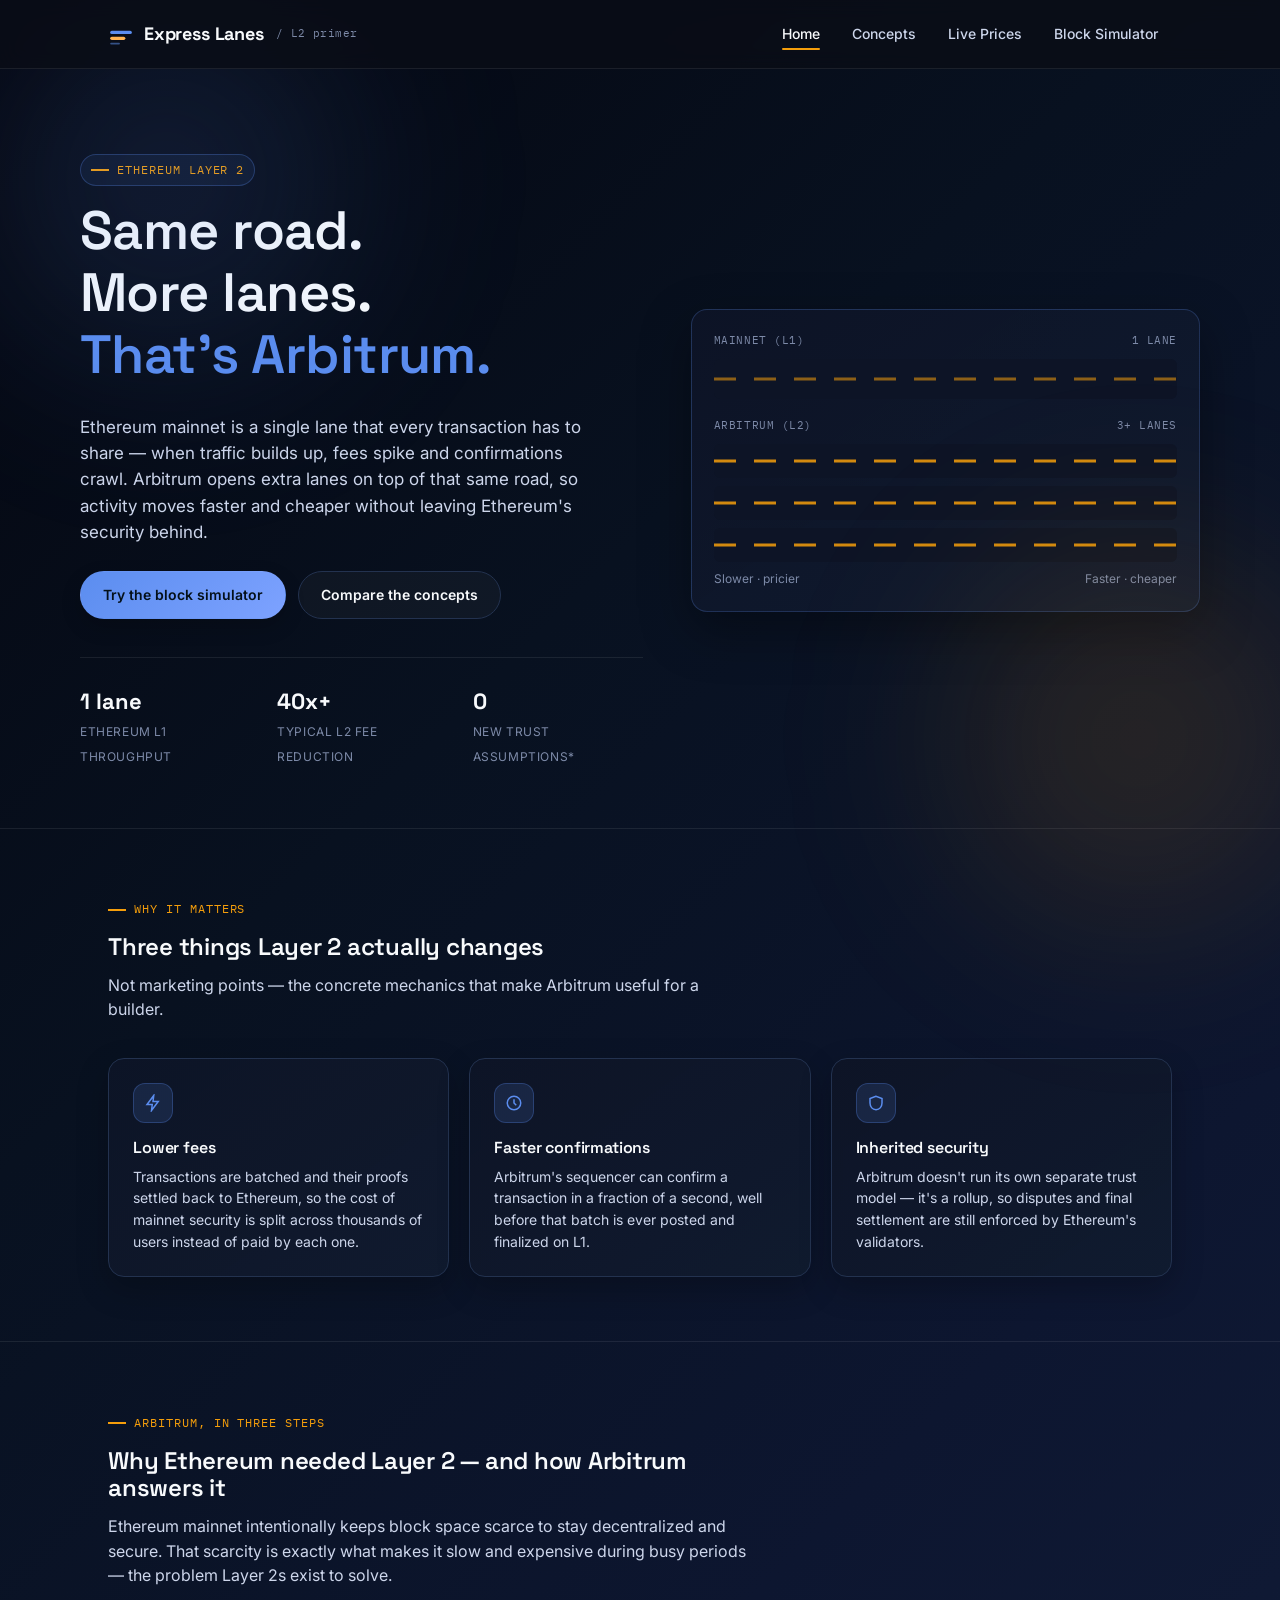
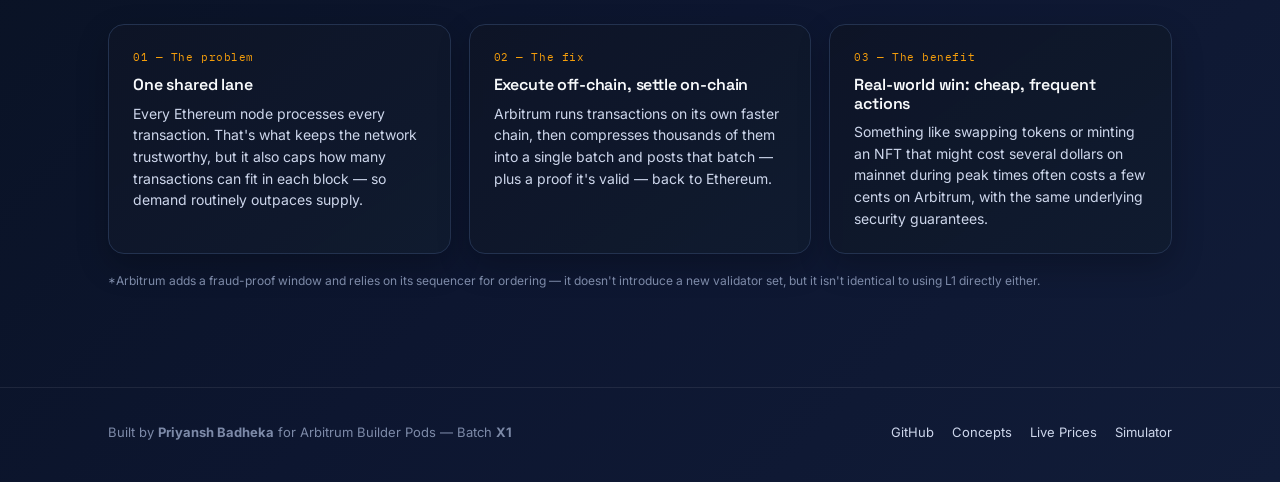
<file: arbitrum-express-lanes/index.html>
<!DOCTYPE html>
<html lang="en">
<head>
<meta charset="UTF-8">
<meta name="viewport" content="width=device-width, initial-scale=1.0">
<title>Express Lanes — Understanding Arbitrum &amp; Layer 2</title>
<meta name="description" content="A visual introduction to Ethereum Layer 2 scaling and Arbitrum.">
<link rel="preconnect" href="https://fonts.googleapis.com">
<link href="https://fonts.googleapis.com/css2?family=Space+Grotesk:wght@500;600;700&family=Inter:wght@400;500;600&family=IBM+Plex+Mono:wght@400;500&display=swap" rel="stylesheet">
<link rel="stylesheet" href="css/style.css">
</head>
<body class="page-home">

<nav class="site-nav">
  <div class="wrap">
    <a href="index.html" class="brand">
      <svg class="brand-mark" viewBox="0 0 24 24" fill="none" xmlns="http://www.w3.org/2000/svg">
        <rect x="2" y="9" width="20" height="3" rx="1.5" fill="#5B8DEF"/>
        <rect x="2" y="14.5" width="14" height="3" rx="1.5" fill="#FFB454"/>
        <rect x="2" y="20" width="9" height="1.6" rx="0.8" fill="#345186"/>
      </svg>
      Express Lanes<span class="brand-sub">/ L2 primer</span>
    </a>
    <button class="nav-toggle" id="navToggle" aria-label="Toggle navigation">&#9776;</button>
    <ul class="nav-links" id="navLinks">
      <li><a href="index.html" class="active">Home</a></li>
      <li><a href="concepts.html">Concepts</a></li>
      <li><a href="prices.html">Live Prices</a></li>
      <li><a href="simulator.html">Block Simulator</a></li>
    </ul>
  </div>
</nav>

<header class="wrap hero">
  <div>
    <div class="eyebrow">Ethereum Layer 2</div>
    <h1>Same road.<br>More lanes.<br><span>That's Arbitrum.</span></h1>
    <p class="hero-lede">
      Ethereum mainnet is a single lane that every transaction has to share —
      when traffic builds up, fees spike and confirmations crawl. Arbitrum opens
      extra lanes on top of that same road, so activity moves faster and
      cheaper without leaving Ethereum's security behind.
    </p>
    <div class="hero-actions">
      <a href="simulator.html" class="btn btn-primary">Try the block simulator</a>
      <a href="concepts.html" class="btn btn-ghost">Compare the concepts</a>
    </div>
    <div class="hero-stats">
      <div><strong>1 lane</strong><span>Ethereum L1 throughput</span></div>
      <div><strong>40x+</strong><span>Typical L2 fee reduction</span></div>
      <div><strong>0</strong><span>New trust assumptions*</span></div>
    </div>
  </div>

  <div class="lane-visual" aria-hidden="true">
    <div class="lane-label"><span>MAINNET (L1)</span><span>1 lane</span></div>
    <div class="lane-road">
      <div class="lane-row l1"><div class="lane-dashes"></div></div>
    </div>
    <div class="lane-label" style="margin-top:18px;"><span>ARBITRUM (L2)</span><span>3+ lanes</span></div>
    <div class="lane-road">
      <div class="lane-row l2-a"><div class="lane-dashes"></div></div>
      <div class="lane-row l2-b"><div class="lane-dashes"></div></div>
      <div class="lane-row l2-c"><div class="lane-dashes"></div></div>
    </div>
    <div class="lane-caption"><span>Slower · pricier</span><span>Faster · cheaper</span></div>
  </div>
</header>

<section class="section">
  <div class="wrap">
    <div class="section-head">
      <div class="eyebrow">Why it matters</div>
      <h2>Three things Layer 2 actually changes</h2>
      <p>Not marketing points — the concrete mechanics that make Arbitrum useful for a builder.</p>
    </div>
    <div class="grid-3">
      <div class="card">
        <div class="feature-icon">
          <svg viewBox="0 0 24 24" fill="none" stroke="currentColor" stroke-width="2"><path d="M13 2 4 14h7l-1 8 9-12h-7l1-8z"/></svg>
        </div>
        <h3>Lower fees</h3>
        <p>Transactions are batched and their proofs settled back to Ethereum, so the cost of mainnet security is split across thousands of users instead of paid by each one.</p>
      </div>
      <div class="card">
        <div class="feature-icon">
          <svg viewBox="0 0 24 24" fill="none" stroke="currentColor" stroke-width="2"><circle cx="12" cy="12" r="9"/><path d="M12 7v5l3 3"/></svg>
        </div>
        <h3>Faster confirmations</h3>
        <p>Arbitrum's sequencer can confirm a transaction in a fraction of a second, well before that batch is ever posted and finalized on L1.</p>
      </div>
      <div class="card">
        <div class="feature-icon">
          <svg viewBox="0 0 24 24" fill="none" stroke="currentColor" stroke-width="2"><path d="M12 3 4 6v6c0 5 3.5 8.5 8 9 4.5-.5 8-4 8-9V6l-8-3z"/></svg>
        </div>
        <h3>Inherited security</h3>
        <p>Arbitrum doesn't run its own separate trust model — it's a rollup, so disputes and final settlement are still enforced by Ethereum's validators.</p>
      </div>
    </div>
  </div>
</section>

<section class="section" id="arbitrum">
  <div class="wrap">
    <div class="section-head">
      <div class="eyebrow">Arbitrum, in three steps</div>
      <h2>Why Ethereum needed Layer 2 — and how Arbitrum answers it</h2>
      <p>Ethereum mainnet intentionally keeps block space scarce to stay decentralized and secure. That scarcity is exactly what makes it slow and expensive during busy periods — the problem Layer 2s exist to solve.</p>
    </div>
    <div class="explainer">
      <div class="card">
        <span class="step-tag">01 — The problem</span>
        <h3>One shared lane</h3>
        <p>Every Ethereum node processes every transaction. That's what keeps the network trustworthy, but it also caps how many transactions can fit in each block — so demand routinely outpaces supply.</p>
      </div>
      <div class="card">
        <span class="step-tag">02 — The fix</span>
        <h3>Execute off-chain, settle on-chain</h3>
        <p>Arbitrum runs transactions on its own faster chain, then compresses thousands of them into a single batch and posts that batch — plus a proof it's valid — back to Ethereum.</p>
      </div>
      <div class="card">
        <span class="step-tag">03 — The benefit</span>
        <h3>Real-world win: cheap, frequent actions</h3>
        <p>Something like swapping tokens or minting an NFT that might cost several dollars on mainnet during peak times often costs a few cents on Arbitrum, with the same underlying security guarantees.</p>
      </div>
    </div>
    <p style="font-size:12px; color:var(--text-faint); margin-top:18px;">*Arbitrum adds a fraud-proof window and relies on its sequencer for ordering — it doesn't introduce a new validator set, but it isn't identical to using L1 directly either.</p>
  </div>
</section>

<footer class="site-footer">
  <div class="wrap">
    <div>Built by <strong>Priyansh Badheka</strong> for Arbitrum Builder Pods — Batch <strong>X1</strong></div>
    <div class="footer-links">
      <a href="https://github.com/Badhekapriyansh" target="_blank" rel="noopener">GitHub</a>
      <a href="concepts.html">Concepts</a>
      <a href="prices.html">Live Prices</a>
      <a href="simulator.html">Simulator</a>
    </div>
  </div>
</footer>

<script src="js/nav.js"></script>
</body>
</html>
</file>
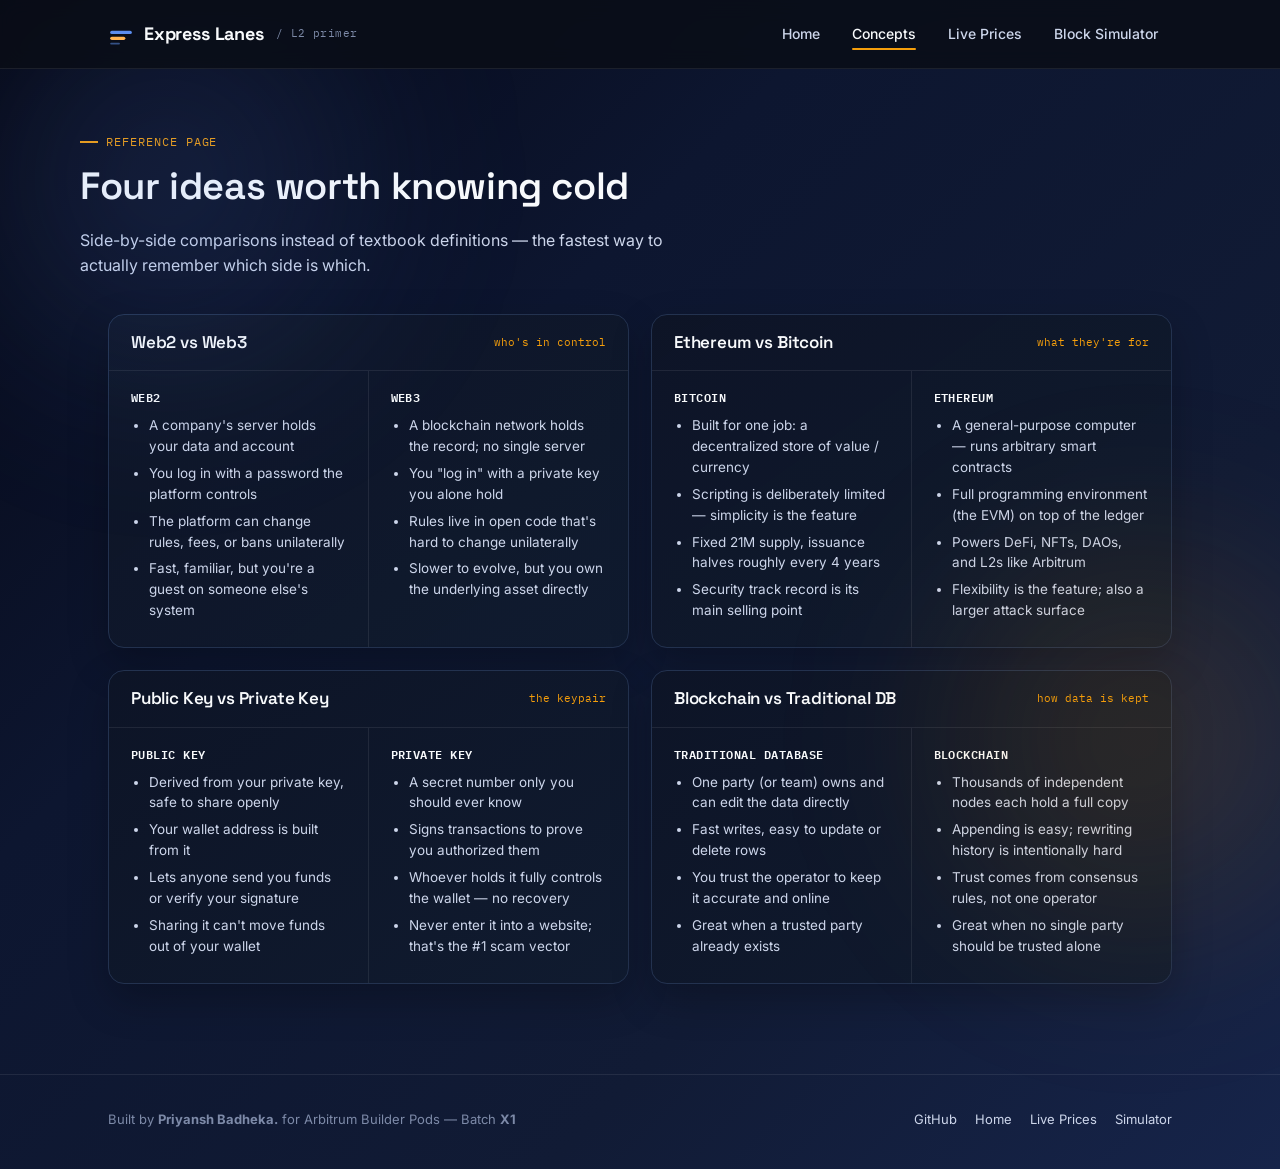
<file: arbitrum-express-lanes/concepts.html>
<!DOCTYPE html>
<html lang="en">
<head>
<meta charset="UTF-8">
<meta name="viewport" content="width=device-width, initial-scale=1.0">
<title>Concepts — Express Lanes</title>
<link rel="preconnect" href="https://fonts.googleapis.com">
<link href="https://fonts.googleapis.com/css2?family=Space+Grotesk:wght@500;600;700&family=Inter:wght@400;500;600&family=IBM+Plex+Mono:wght@400;500&display=swap" rel="stylesheet">
<link rel="stylesheet" href="css/style.css">
</head>
<body class="page-concepts">

<nav class="site-nav">
  <div class="wrap">
    <a href="index.html" class="brand">
      <svg class="brand-mark" viewBox="0 0 24 24" fill="none" xmlns="http://www.w3.org/2000/svg">
        <rect x="2" y="9" width="20" height="3" rx="1.5" fill="#5B8DEF"/>
        <rect x="2" y="14.5" width="14" height="3" rx="1.5" fill="#FFB454"/>
        <rect x="2" y="20" width="9" height="1.6" rx="0.8" fill="#345186"/>
      </svg>
      Express Lanes<span class="brand-sub">/ L2 primer</span>
    </a>
    <button class="nav-toggle" id="navToggle" aria-label="Toggle navigation">&#9776;</button>
    <ul class="nav-links" id="navLinks">
      <li><a href="index.html">Home</a></li>
      <li><a href="concepts.html" class="active">Concepts</a></li>
      <li><a href="prices.html">Live Prices</a></li>
      <li><a href="simulator.html">Block Simulator</a></li>
    </ul>
  </div>
</nav>

<header class="wrap page-head">
  <div class="eyebrow">Reference page</div>
  <h1>Four ideas worth knowing cold</h1>
  <p>Side-by-side comparisons instead of textbook definitions — the fastest way to actually remember which side is which.</p>
</header>

<section class="wrap" style="padding-bottom: 70px;">
  <div class="compare-grid">

    <div class="compare-card">
      <div class="compare-card-head">
        <h2>Web2 vs Web3</h2>
        <span class="vs-tag">who's in control</span>
      </div>
      <div class="compare-cols">
        <div class="compare-col">
          <h4>Web2</h4>
          <ul>
            <li>A company's server holds your data and account</li>
            <li>You log in with a password the platform controls</li>
            <li>The platform can change rules, fees, or bans unilaterally</li>
            <li>Fast, familiar, but you're a guest on someone else's system</li>
          </ul>
        </div>
        <div class="compare-col">
          <h4>Web3</h4>
          <ul>
            <li>A blockchain network holds the record; no single server</li>
            <li>You "log in" with a private key you alone hold</li>
            <li>Rules live in open code that's hard to change unilaterally</li>
            <li>Slower to evolve, but you own the underlying asset directly</li>
          </ul>
        </div>
      </div>
    </div>

    <div class="compare-card">
      <div class="compare-card-head">
        <h2>Ethereum vs Bitcoin</h2>
        <span class="vs-tag">what they're for</span>
      </div>
      <div class="compare-cols">
        <div class="compare-col">
          <h4>Bitcoin</h4>
          <ul>
            <li>Built for one job: a decentralized store of value / currency</li>
            <li>Scripting is deliberately limited — simplicity is the feature</li>
            <li>Fixed 21M supply, issuance halves roughly every 4 years</li>
            <li>Security track record is its main selling point</li>
          </ul>
        </div>
        <div class="compare-col">
          <h4>Ethereum</h4>
          <ul>
            <li>A general-purpose computer — runs arbitrary smart contracts</li>
            <li>Full programming environment (the EVM) on top of the ledger</li>
            <li>Powers DeFi, NFTs, DAOs, and L2s like Arbitrum</li>
            <li>Flexibility is the feature; also a larger attack surface</li>
          </ul>
        </div>
      </div>
    </div>

    <div class="compare-card">
      <div class="compare-card-head">
        <h2>Public Key vs Private Key</h2>
        <span class="vs-tag">the keypair</span>
      </div>
      <div class="compare-cols">
        <div class="compare-col">
          <h4>Public key</h4>
          <ul>
            <li>Derived from your private key, safe to share openly</li>
            <li>Your wallet address is built from it</li>
            <li>Lets anyone send you funds or verify your signature</li>
            <li>Sharing it can't move funds out of your wallet</li>
          </ul>
        </div>
        <div class="compare-col">
          <h4>Private key</h4>
          <ul>
            <li>A secret number only you should ever know</li>
            <li>Signs transactions to prove you authorized them</li>
            <li>Whoever holds it fully controls the wallet — no recovery</li>
            <li>Never enter it into a website; that's the #1 scam vector</li>
          </ul>
        </div>
      </div>
    </div>

    <div class="compare-card">
      <div class="compare-card-head">
        <h2>Blockchain vs Traditional DB</h2>
        <span class="vs-tag">how data is kept</span>
      </div>
      <div class="compare-cols">
        <div class="compare-col">
          <h4>Traditional database</h4>
          <ul>
            <li>One party (or team) owns and can edit the data directly</li>
            <li>Fast writes, easy to update or delete rows</li>
            <li>You trust the operator to keep it accurate and online</li>
            <li>Great when a trusted party already exists</li>
          </ul>
        </div>
        <div class="compare-col">
          <h4>Blockchain</h4>
          <ul>
            <li>Thousands of independent nodes each hold a full copy</li>
            <li>Appending is easy; rewriting history is intentionally hard</li>
            <li>Trust comes from consensus rules, not one operator</li>
            <li>Great when no single party should be trusted alone</li>
          </ul>
        </div>
      </div>
    </div>

  </div>
</section>

<footer class="site-footer">
  <div class="wrap">
    <div>Built by <strong>Priyansh Badheka.</strong> for Arbitrum Builder Pods — Batch <strong>X1</strong></div>
    <div class="footer-links">
      <a href="https://github.com/Badhekapriyansh " target="_blank" rel="noopener">GitHub</a>
      <a href="index.html">Home</a>
      <a href="prices.html">Live Prices</a>
      <a href="simulator.html">Simulator</a>
    </div>
  </div>
</footer>

<script src="js/nav.js"></script>
</body>
</html>
</file>
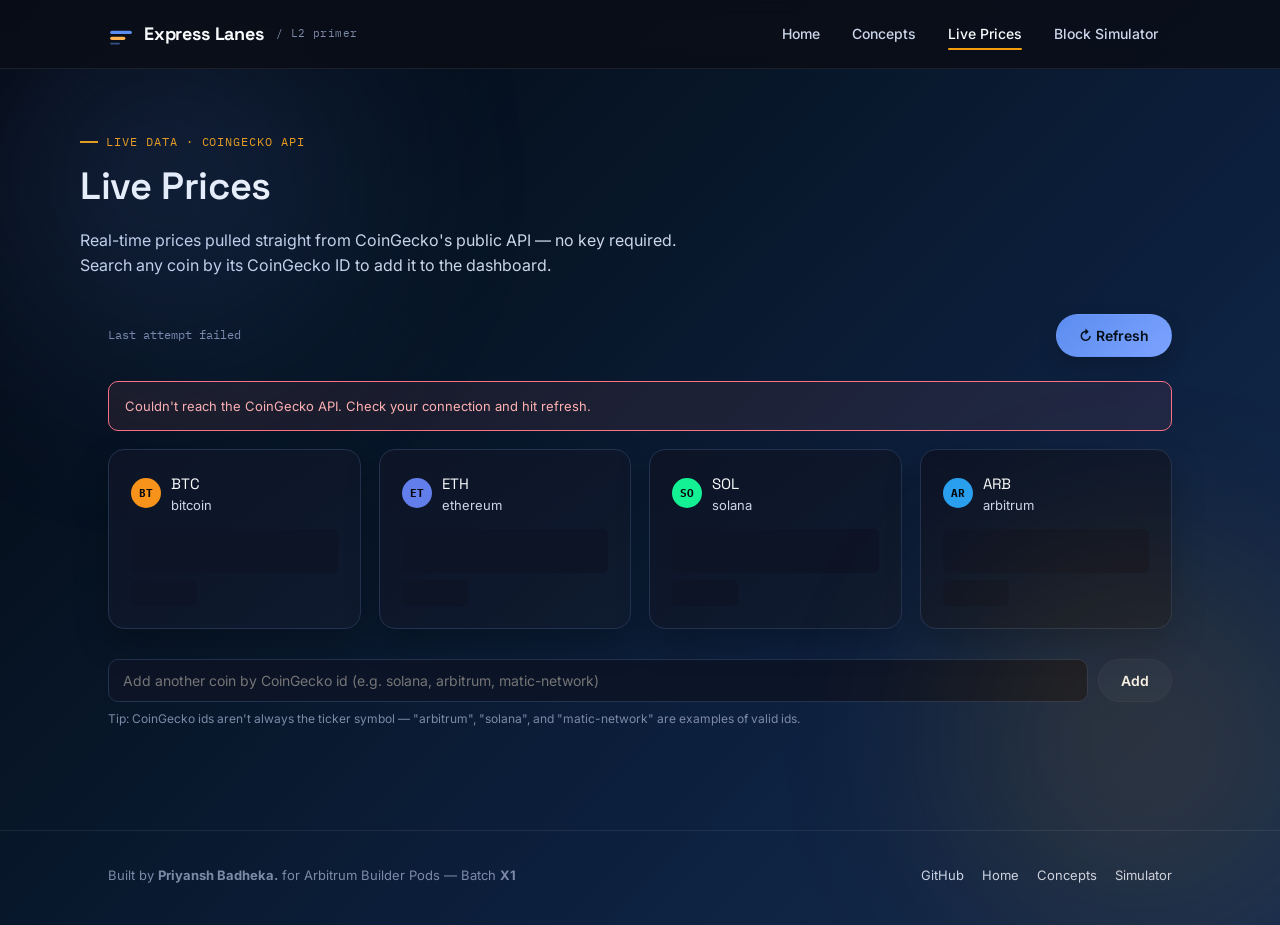
<file: arbitrum-express-lanes/prices.html>
<!DOCTYPE html>
<html lang="en">
<head>
<meta charset="UTF-8">
<meta name="viewport" content="width=device-width, initial-scale=1.0">
<title>Live Prices — Express Lanes</title>
<link rel="preconnect" href="https://fonts.googleapis.com">
<link href="https://fonts.googleapis.com/css2?family=Space+Grotesk:wght@500;600;700&family=Inter:wght@400;500;600&family=IBM+Plex+Mono:wght@400;500&display=swap" rel="stylesheet">
<link rel="stylesheet" href="css/style.css">
</head>
<body class="page-prices">

<nav class="site-nav">
  <div class="wrap">
    <a href="index.html" class="brand">
      <svg class="brand-mark" viewBox="0 0 24 24" fill="none" xmlns="http://www.w3.org/2000/svg">
        <rect x="2" y="9" width="20" height="3" rx="1.5" fill="#5B8DEF"/>
        <rect x="2" y="14.5" width="14" height="3" rx="1.5" fill="#FFB454"/>
        <rect x="2" y="20" width="9" height="1.6" rx="0.8" fill="#345186"/>
      </svg>
      Express Lanes<span class="brand-sub">/ L2 primer</span>
    </a>
    <button class="nav-toggle" id="navToggle" aria-label="Toggle navigation">&#9776;</button>
    <ul class="nav-links" id="navLinks">
      <li><a href="index.html">Home</a></li>
      <li><a href="concepts.html">Concepts</a></li>
      <li><a href="prices.html" class="active">Live Prices</a></li>
      <li><a href="simulator.html">Block Simulator</a></li>
    </ul>
  </div>
</nav>

<header class="wrap page-head">
  <div class="eyebrow">Live data · CoinGecko API</div>
  <h1>Live Prices</h1>
  <p>Real-time prices pulled straight from CoinGecko's public API — no key required. Search any coin by its CoinGecko ID to add it to the dashboard.</p>
</header>

<section class="wrap" style="padding-bottom: 70px;">

  <div class="price-toolbar">
    <span class="price-updated" id="lastUpdated">Loading…</span>
    <button class="btn btn-primary" id="refreshBtn">&#8635; Refresh</button>
  </div>

  <div class="price-error" id="priceError">Couldn't reach the CoinGecko API. Check your connection and hit refresh.</div>

  <div class="price-grid" id="priceGrid">
    <!-- price cards injected by js/prices.js -->
  </div>

  <div class="search-row">
    <input type="text" id="coinSearch" placeholder="Add another coin by CoinGecko id (e.g. solana, arbitrum, matic-network)">
    <button class="btn btn-ghost" id="addCoinBtn">Add</button>
  </div>
  <p style="font-size:12px; color:var(--text-faint);">Tip: CoinGecko ids aren't always the ticker symbol — "arbitrum", "solana", and "matic-network" are examples of valid ids.</p>

</section>

<footer class="site-footer">
  <div class="wrap">
    <div>Built by <strong>Priyansh Badheka.</strong> for Arbitrum Builder Pods — Batch <strong>X1</strong></div>
    <div class="footer-links">
      <a href="https://github.com/Badhekapriyansh" target="_blank" rel="noopener">GitHub</a>
      <a href="index.html">Home</a>
      <a href="concepts.html">Concepts</a>
      <a href="simulator.html">Simulator</a>
    </div>
  </div>
</footer>

<script src="js/nav.js"></script>
<script src="js/prices.js"></script>
</body>
</html>
</file>
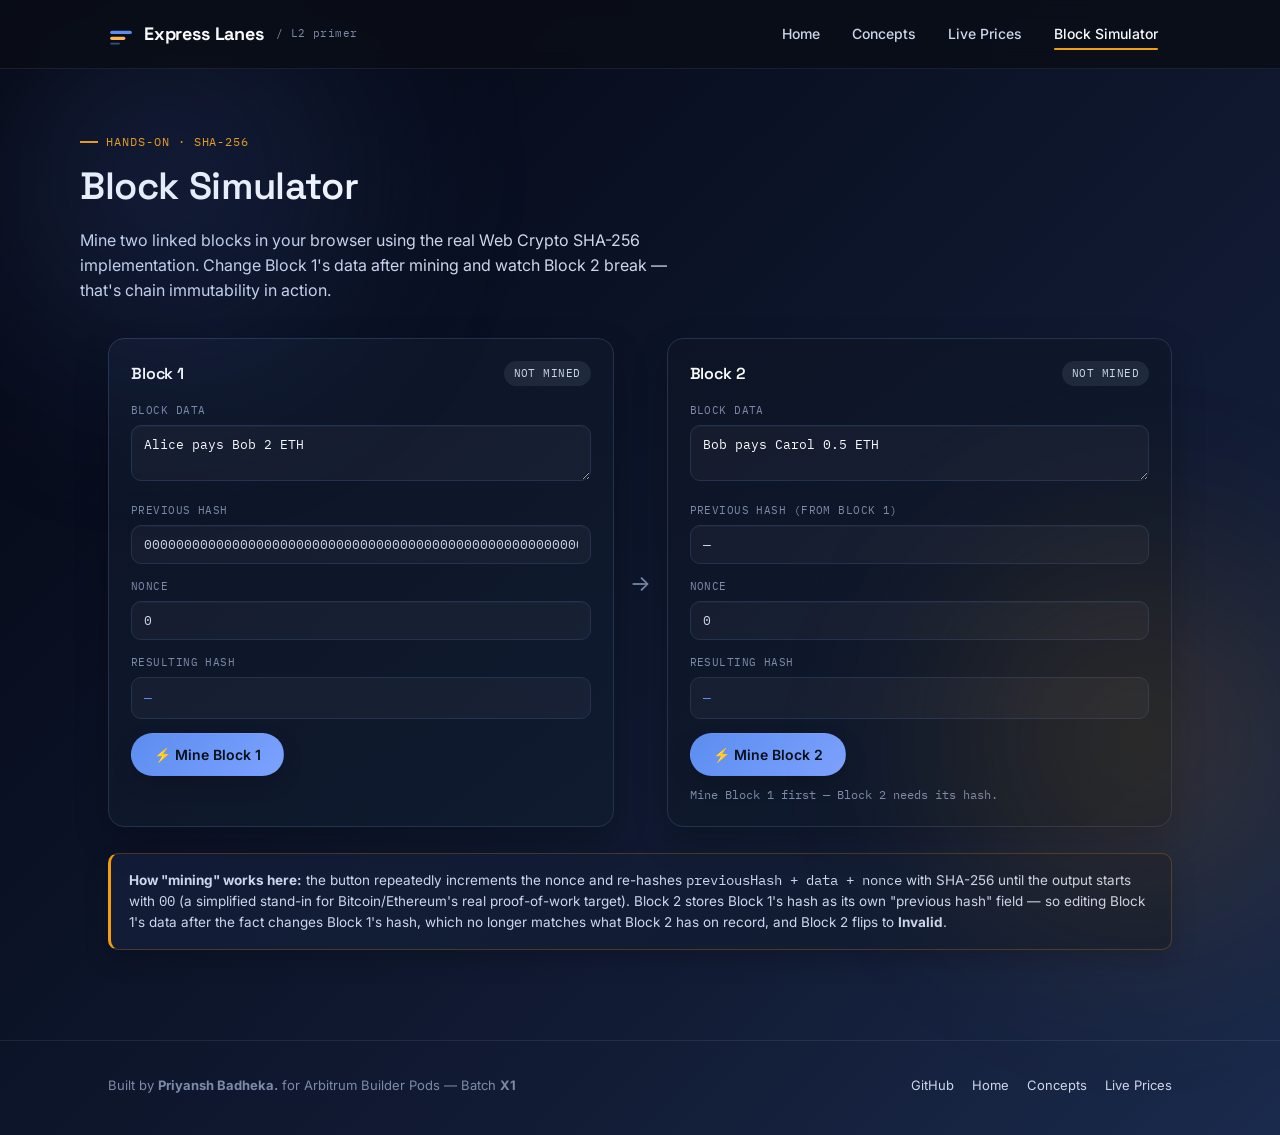
<file: arbitrum-express-lanes/simulator.html>
<!DOCTYPE html>
<html lang="en">

<head>
  <meta charset="UTF-8">
  <meta name="viewport" content="width=device-width, initial-scale=1.0">
  <title>Block Simulator — Express Lanes</title>
  <link rel="preconnect" href="https://fonts.googleapis.com">
  <link
    href="https://fonts.googleapis.com/css2?family=Space+Grotesk:wght@500;600;700&family=Inter:wght@400;500;600&family=IBM+Plex+Mono:wght@400;500&display=swap"
    rel="stylesheet">
  <link rel="stylesheet" href="css/style.css">
</head>

<body class="page-simulator">

  <nav class="site-nav">
    <div class="wrap">
      <a href="index.html" class="brand">
        <svg class="brand-mark" viewBox="0 0 24 24" fill="none" xmlns="http://www.w3.org/2000/svg">
          <rect x="2" y="9" width="20" height="3" rx="1.5" fill="#5B8DEF" />
          <rect x="2" y="14.5" width="14" height="3" rx="1.5" fill="#FFB454" />
          <rect x="2" y="20" width="9" height="1.6" rx="0.8" fill="#345186" />
        </svg>
        Express Lanes<span class="brand-sub">/ L2 primer</span>
      </a>
      <button class="nav-toggle" id="navToggle" aria-label="Toggle navigation">&#9776;</button>
      <ul class="nav-links" id="navLinks">
        <li><a href="index.html">Home</a></li>
        <li><a href="concepts.html">Concepts</a></li>
        <li><a href="prices.html">Live Prices</a></li>
        <li><a href="simulator.html" class="active">Block Simulator</a></li>
      </ul>
    </div>
  </nav>

  <header class="wrap page-head">
    <div class="eyebrow">Hands-on · SHA-256</div>
    <h1>Block Simulator</h1>
    <p>Mine two linked blocks in your browser using the real Web Crypto SHA-256 implementation. Change Block 1's data
      after mining and watch Block 2 break — that's chain immutability in action.</p>
  </header>

  <section class="wrap" style="padding-bottom: 70px;">
    <div class="block-chain">

      <div class="block-card" id="block1Card">
        <div class="block-card-head">
          <h3>Block 1</h3>
          <span class="status-pill pending" id="block1Status">Not mined</span>
        </div>

        <div class="field">
          <label for="block1Data">Block data</label>
          <textarea id="block1Data" rows="2">Alice pays Bob 2 ETH</textarea>
        </div>
        <div class="field">
          <label for="block1PrevHash">Previous hash</label>
          <input type="text" id="block1PrevHash" value="0000000000000000000000000000000000000000000000000000000000000"
            readonly>
        </div>
        <div class="field">
          <label for="block1Nonce">Nonce</label>
          <input type="text" id="block1Nonce" value="0" readonly>
        </div>
        <div class="field">
          <label>Resulting hash</label>
          <div class="hash-value" id="block1Hash">—</div>
        </div>

        <div class="block-actions">
          <button class="btn btn-primary" id="mineBlock1">&#9889; Mine Block 1</button>
        </div>
        <div class="mining-meta" id="block1Meta"></div>
      </div>

      <div class="chain-link">&#8594;</div>

      <div class="block-card" id="block2Card">
        <div class="block-card-head">
          <h3>Block 2</h3>
          <span class="status-pill pending" id="block2Status">Not mined</span>
        </div>

        <div class="field">
          <label for="block2Data">Block data</label>
          <textarea id="block2Data" rows="2">Bob pays Carol 0.5 ETH</textarea>
        </div>
        <div class="field">
          <label for="block2PrevHash">Previous hash (from Block 1)</label>
          <input type="text" id="block2PrevHash" value="—" readonly>
        </div>
        <div class="field">
          <label for="block2Nonce">Nonce</label>
          <input type="text" id="block2Nonce" value="0" readonly>
        </div>
        <div class="field">
          <label>Resulting hash</label>
          <div class="hash-value" id="block2Hash">—</div>
        </div>

        <div class="block-actions">
          <button class="btn btn-primary" id="mineBlock2" disabled>&#9889; Mine Block 2</button>
        </div>
        <div class="mining-meta" id="block2Meta">Mine Block 1 first — Block 2 needs its hash.</div>
      </div>

    </div>

    <div class="callout">
      <strong>How "mining" works here:</strong> the button repeatedly increments the nonce and re-hashes
      <code>previousHash + data + nonce</code> with SHA-256 until the output starts with <code>00</code>
      (a simplified stand-in for Bitcoin/Ethereum's real proof-of-work target). Block 2 stores Block 1's
      hash as its own "previous hash" field — so editing Block 1's data after the fact changes Block 1's
      hash, which no longer matches what Block 2 has on record, and Block 2 flips to <strong>Invalid</strong>.
    </div>
  </section>

  <footer class="site-footer">
    <div class="wrap">
      <div>Built by <strong>Priyansh Badheka.</strong> for Arbitrum Builder Pods — Batch <strong>X1</strong></div>
      <div class="footer-links">
        <a href="https://github.com/Badhekapriyansh" target="_blank" rel="noopener">GitHub</a>
        <a href="index.html">Home</a>
        <a href="concepts.html">Concepts</a>
        <a href="prices.html">Live Prices</a>
      </div>
    </div>
  </footer>

  <script src="js/nav.js"></script>
  <script src="js/simulator.js"></script>
</body>

</html>
</file>
<file: arbitrum-express-lanes/css/style.css>
/* =========================================================
   Arbitrum / Layer 2 — "Express Lanes" design system
   Metaphor: Ethereum L1 is a single congested lane.
   Arbitrum (L2) opens extra lanes above it — same road,
   more throughput, lower toll. That idea drives the visuals:
   lane-dash dividers, amber "lane marker" accents, and a
   mono typeface for anything that reads like on-chain data.
   ========================================================= */

:root {
  --bg-base: #060816;
  --bg-elevated: #0d1426;
  --bg-card: rgba(13, 20, 38, 0.92);
  --bg-card-hover: #14213d;
  --border: #23324f;
  --border-soft: rgba(255, 255, 255, 0.08);

  --text-primary: #f8fafc;
  --text-muted: #cdd6eb;
  --text-faint: #7d8aa8;

  --accent: #5b8def;
  --accent-dim: #213a69;
  --accent-2: #f59e0b;
  --success: #34d399;
  --danger: #fb7185;

  --font-display: 'Space Grotesk', sans-serif;
  --font-body: 'Inter', sans-serif;
  --font-mono: 'IBM Plex Mono', monospace;

  --radius: 16px;
  --radius-sm: 10px;
  --max-width: 1120px;
  --shadow: 0 18px 50px rgba(0, 0, 0, 0.35);
}

* {
  box-sizing: border-box;
}

html {
  scroll-behavior: smooth;
}

body {
  margin: 0;
  min-height: 100vh;
  background: linear-gradient(135deg, #04060f 0%, #081120 35%, #0d1630 70%, #111c38 100%);
  background-attachment: fixed;
  color: var(--text-primary);
  font-family: var(--font-body);
  line-height: 1.55;
  -webkit-font-smoothing: antialiased;
  position: relative;
  overflow-x: hidden;
}

body.page-home {
  background: linear-gradient(135deg, #04060f 0%, #081120 35%, #0d1630 70%, #111c38 100%);
}

body.page-concepts {
  background: linear-gradient(135deg, #050714 0%, #0d1630 35%, #111b35 70%, #16244a 100%);
}

body.page-prices {
  background: linear-gradient(135deg, #040811 0%, #071526 35%, #0d2140 70%, #162c4e 100%);
}

body.page-simulator {
  background: linear-gradient(135deg, #050611 0%, #0a1124 35%, #121c35 70%, #1a2a4c 100%);
}

body::before,
body::after {
  content: "";
  position: fixed;
  inset: auto;
  width: 42vw;
  height: 42vw;
  border-radius: 50%;
  filter: blur(90px);
  opacity: 0.55;
  pointer-events: none;
  animation: drift 14s ease-in-out infinite alternate;
}

body::before {
  top: -10vh;
  left: -8vw;
  background: radial-gradient(circle, rgba(91, 141, 239, 0.38), transparent 70%);
}

body::after {
  right: -10vw;
  bottom: -12vh;
  background: radial-gradient(circle, rgba(245, 158, 11, 0.34), transparent 70%);
  animation-duration: 18s;
}

@keyframes drift {
  0% {
    transform: translate3d(0, 0, 0) scale(1);
  }

  100% {
    transform: translate3d(4vw, 3vh, 0) scale(1.08);
  }
}

img,
svg {
  max-width: 100%;
  display: block;
}

a {
  color: inherit;
  text-decoration: none;
}

h1,
h2,
h3,
h4 {
  font-family: var(--font-display);
  font-weight: 600;
  line-height: 1.15;
  margin: 0 0 0.5em 0;
  letter-spacing: -0.01em;
}

p {
  color: var(--text-muted);
  margin: 0 0 1em 0;
}

code,
.mono {
  font-family: var(--font-mono);
}

:focus-visible {
  outline: 2px solid var(--accent-2);
  outline-offset: 3px;
  border-radius: 4px;
}

.wrap {
  max-width: var(--max-width);
  margin: 0 auto;
  padding: 0 28px;
}

.eyebrow {
  display: inline-flex;
  align-items: center;
  gap: 8px;
  font-family: var(--font-mono);
  font-size: 12px;
  letter-spacing: 0.08em;
  text-transform: uppercase;
  color: var(--accent-2);
  margin-bottom: 14px;
}

.eyebrow::before {
  content: "";
  width: 18px;
  height: 2px;
  background: var(--accent-2);
  display: inline-block;
}

/* ---------- Nav ---------- */

.site-nav {
  position: sticky;
  top: 0;
  z-index: 50;
  background: rgba(10, 14, 23, 0.85);
  backdrop-filter: blur(10px);
  border-bottom: 1px solid var(--border-soft);
}

.site-nav .wrap {
  display: flex;
  align-items: center;
  justify-content: space-between;
  height: 68px;
}

.brand {
  display: flex;
  align-items: center;
  gap: 10px;
  font-family: var(--font-display);
  font-weight: 700;
  font-size: 18px;
  letter-spacing: -0.01em;
}

.brand-mark {
  width: 26px;
  height: 26px;
  flex-shrink: 0;
}

.brand-sub {
  color: var(--text-faint);
  font-family: var(--font-mono);
  font-size: 11px;
  font-weight: 400;
  letter-spacing: 0.04em;
  margin-left: 2px;
}

.nav-links {
  display: flex;
  gap: 4px;
  list-style: none;
  margin: 0;
  padding: 0;
}

.nav-links a {
  position: relative;
  display: block;
  padding: 8px 14px;
  font-size: 14px;
  font-weight: 500;
  color: var(--text-muted);
  border-radius: var(--radius-sm);
  transition: color 0.15s ease, background 0.15s ease;
}

.nav-links a:hover {
  color: var(--text-primary);
  background: var(--bg-card);
}

.nav-links a.active {
  color: var(--text-primary);
}

.nav-links a.active::after {
  content: "";
  position: absolute;
  left: 14px;
  right: 14px;
  bottom: 3px;
  height: 2px;
  background: var(--accent-2);
  border-radius: 2px;
}

.nav-toggle {
  display: none;
  background: none;
  border: 1px solid var(--border);
  color: var(--text-primary);
  border-radius: var(--radius-sm);
  padding: 8px 10px;
  font-size: 18px;
}

@media (max-width: 760px) {
  .nav-toggle {
    display: block;
  }

  .nav-links {
    position: absolute;
    top: 68px;
    left: 0;
    right: 0;
    background: var(--bg-elevated);
    border-bottom: 1px solid var(--border-soft);
    flex-direction: column;
    padding: 10px;
    display: none;
  }

  .nav-links.open {
    display: flex;
  }

  .nav-links a {
    padding: 12px 14px;
  }
}

/* ---------- Buttons ---------- */

.btn {
  display: inline-flex;
  align-items: center;
  gap: 8px;
  font-family: var(--font-body);
  font-weight: 600;
  font-size: 14px;
  padding: 12px 22px;
  border-radius: 999px;
  border: 1px solid transparent;
  cursor: pointer;
  transition: transform 0.15s ease, background 0.15s ease, border-color 0.15s ease, box-shadow 0.15s ease;
  box-shadow: 0 8px 20px rgba(0, 0, 0, 0.18);
}

.btn:active {
  transform: scale(0.97);
}

.btn-primary {
  background: linear-gradient(135deg, var(--accent), #7da2ff);
  color: #041019;
}

.btn-primary:hover {
  background: linear-gradient(135deg, #74a0f5, var(--accent));
  box-shadow: 0 12px 24px rgba(91, 141, 239, 0.25);
}

.btn-ghost {
  background: rgba(255, 255, 255, 0.03);
  border-color: var(--border);
  color: var(--text-primary);
  box-shadow: none;
}

.btn-ghost:hover {
  border-color: var(--accent);
  color: var(--accent);
}

/* ---------- Hero ---------- */

.hero {
  padding: 84px 0 60px;
  display: grid;
  grid-template-columns: 1.05fr 0.95fr;
  gap: 48px;
  align-items: center;
}

.hero .eyebrow {
  padding: 6px 10px;
  border: 1px solid rgba(91, 141, 239, 0.28);
  border-radius: 999px;
  background: rgba(91, 141, 239, 0.08);
}

.hero h1 {
  font-size: clamp(34px, 4.6vw, 54px);
}

.hero h1 span {
  color: var(--accent);
}

.hero-lede {
  font-size: 17px;
  max-width: 46ch;
}

.hero-actions {
  display: flex;
  gap: 12px;
  margin-top: 26px;
  flex-wrap: wrap;
}

.hero-stats {
  display: flex;
  gap: 28px;
  margin-top: 38px;
  padding-top: 26px;
  border-top: 1px solid var(--border-soft);
}

.hero-stats div strong {
  display: block;
  font-family: var(--font-display);
  font-size: 22px;
  color: var(--text-primary);
}

.hero-stats div span {
  font-size: 12px;
  color: var(--text-faint);
  text-transform: uppercase;
  letter-spacing: 0.05em;
}

@media (max-width: 860px) {
  .hero {
    grid-template-columns: 1fr;
    padding-top: 48px;
  }
}

/* ---------- Lane visual (signature element) ---------- */

.lane-visual {
  background: linear-gradient(145deg, rgba(13, 20, 38, 0.96), rgba(17, 27, 49, 0.92));
  border: 1px solid rgba(91, 141, 239, 0.24);
  border-radius: var(--radius);
  padding: 22px;
  box-shadow: var(--shadow);
}

.lane-visual .lane-label {
  display: flex;
  justify-content: space-between;
  font-family: var(--font-mono);
  font-size: 11px;
  color: var(--text-faint);
  text-transform: uppercase;
  letter-spacing: 0.05em;
  margin-bottom: 10px;
}

.lane-road {
  position: relative;
}

.lane-row {
  position: relative;
  height: 34px;
  background: var(--bg-elevated);
  border-radius: 6px;
  margin-bottom: 8px;
  overflow: hidden;
}

.lane-row.l1 {
  height: 40px;
}

.lane-dashes {
  position: absolute;
  top: 50%;
  left: 0;
  width: 220%;
  height: 3px;
  transform: translateY(-50%);
  background-image: repeating-linear-gradient(90deg,
      var(--accent-2) 0 22px,
      transparent 22px 40px);
  animation: dash-move 2.6s linear infinite;
  opacity: 0.85;
}

.lane-row.l1 .lane-dashes {
  animation-duration: 5.5s;
  opacity: 0.55;
}

.lane-row.l2-a .lane-dashes {
  animation-duration: 1.6s;
}

.lane-row.l2-b .lane-dashes {
  animation-duration: 1.9s;
  animation-direction: reverse;
}

.lane-row.l2-c .lane-dashes {
  animation-duration: 1.4s;
}

@keyframes dash-move {
  from {
    transform: translate(0, -50%);
  }

  to {
    transform: translate(-40px, -50%);
  }
}

@media (prefers-reduced-motion: reduce) {
  .lane-dashes {
    animation: none;
  }
}

.lane-caption {
  display: flex;
  justify-content: space-between;
  font-size: 12px;
  color: var(--text-faint);
  margin-top: 4px;
}

/* ---------- Sections ---------- */

.section {
  padding: 64px 0;
  border-top: 1px solid var(--border-soft);
}

.section-head {
  max-width: 640px;
  margin-bottom: 36px;
}

.grid-3 {
  display: grid;
  grid-template-columns: repeat(3, 1fr);
  gap: 20px;
}

@media (max-width: 860px) {
  .grid-3 {
    grid-template-columns: 1fr;
  }
}

.card {
  background: linear-gradient(145deg, rgba(13, 20, 38, 0.95), rgba(16, 27, 47, 0.92));
  border: 1px solid var(--border);
  border-radius: var(--radius);
  padding: 24px;
  box-shadow: 0 12px 32px rgba(0, 0, 0, 0.24);
  transition: transform 0.2s ease, box-shadow 0.2s ease, border-color 0.2s ease, background 0.2s ease;
}

.card:hover {
  transform: translateY(-3px) scale(1.01);
  border-color: rgba(91, 141, 239, 0.4);
  box-shadow: 0 18px 42px rgba(0, 0, 0, 0.28);
  background: linear-gradient(145deg, rgba(18, 27, 48, 0.97), rgba(20, 32, 56, 0.95));
}

.feature-icon {
  width: 40px;
  height: 40px;
  border-radius: 12px;
  background: rgba(91, 141, 239, 0.14);
  border: 1px solid rgba(91, 141, 239, 0.28);
  display: flex;
  align-items: center;
  justify-content: center;
  margin-bottom: 16px;
  color: var(--accent);
}

.feature-icon svg {
  width: 18px;
  height: 18px;
}

.card h3 {
  font-size: 16px;
}

.card p {
  font-size: 14px;
  margin-bottom: 0;
}

/* Arbitrum explainer */

.explainer {
  display: grid;
  grid-template-columns: repeat(3, 1fr);
  gap: 18px;
}

@media (max-width: 860px) {
  .explainer {
    grid-template-columns: 1fr;
  }
}

.explainer .card .step-tag {
  font-family: var(--font-mono);
  font-size: 11px;
  color: var(--accent-2);
  letter-spacing: 0.05em;
  margin-bottom: 10px;
  display: block;
}

/* ---------- Footer ---------- */

.site-footer {
  border-top: 1px solid var(--border-soft);
  padding: 34px 0 40px;
  margin-top: 20px;
}

.site-footer .wrap {
  display: flex;
  flex-wrap: wrap;
  justify-content: space-between;
  gap: 14px;
  align-items: center;
  font-size: 13px;
  color: var(--text-faint);
}

.footer-links {
  display: flex;
  gap: 18px;
}

.footer-links a {
  color: var(--text-muted);
  transition: color 0.15s ease;
}

.footer-links a:hover {
  color: var(--accent);
}

/* ---------- Page header (non-home pages) ---------- */

.page-head {
  padding: 56px 0 20px;
}

.page-head h1 {
  font-size: clamp(28px, 3.6vw, 38px);
}

.page-head p {
  max-width: 60ch;
}

/* ---------- Concepts page ---------- */

.compare-grid {
  display: grid;
  grid-template-columns: 1fr 1fr;
  gap: 22px;
}

@media (max-width: 760px) {
  .compare-grid {
    grid-template-columns: 1fr;
  }
}

.compare-card {
  background: linear-gradient(145deg, rgba(13, 20, 38, 0.95), rgba(16, 27, 47, 0.92));
  border: 1px solid var(--border);
  border-radius: var(--radius);
  overflow: hidden;
  box-shadow: 0 16px 40px rgba(0, 0, 0, 0.24);
  transition: transform 0.2s ease, box-shadow 0.2s ease, border-color 0.2s ease, background 0.2s ease;
}

.compare-card:hover {
  transform: translateY(-3px) scale(1.01);
  border-color: rgba(91, 141, 239, 0.4);
  box-shadow: 0 20px 48px rgba(0, 0, 0, 0.3);
  background: linear-gradient(145deg, rgba(18, 27, 48, 0.97), rgba(20, 32, 56, 0.95));
}

.compare-card-head {
  padding: 18px 22px;
  border-bottom: 1px solid var(--border-soft);
  display: flex;
  align-items: center;
  justify-content: space-between;
}

.compare-card-head h2 {
  font-size: 17px;
  margin: 0;
}

.compare-card-head .vs-tag {
  font-family: var(--font-mono);
  font-size: 11px;
  color: var(--accent-2);
}

.compare-cols {
  display: grid;
  grid-template-columns: 1fr 1fr;
}

.compare-col {
  padding: 20px 22px;
  font-size: 13.5px;
  color: var(--text-muted);
}

.compare-col:first-child {
  border-right: 1px solid var(--border-soft);
}

.compare-col h4 {
  font-family: var(--font-mono);
  font-size: 12px;
  text-transform: uppercase;
  letter-spacing: 0.04em;
  color: var(--text-primary);
  margin-bottom: 10px;
}

.compare-col ul {
  margin: 0;
  padding-left: 18px;
}

.compare-col li {
  margin-bottom: 6px;
}

/* ---------- Prices page ---------- */

.price-toolbar {
  display: flex;
  justify-content: space-between;
  align-items: center;
  gap: 14px;
  flex-wrap: wrap;
  margin-bottom: 24px;
}

.price-updated {
  font-family: var(--font-mono);
  font-size: 12px;
  color: var(--text-faint);
}

.price-grid {
  display: grid;
  grid-template-columns: repeat(auto-fill, minmax(230px, 1fr));
  gap: 18px;
}

.price-card {
  background: linear-gradient(145deg, rgba(13, 20, 38, 0.95), rgba(16, 27, 47, 0.92));
  border: 1px solid var(--border);
  border-radius: var(--radius);
  padding: 22px;
  position: relative;
  box-shadow: 0 14px 34px rgba(0, 0, 0, 0.24);
  transition: transform 0.2s ease, box-shadow 0.2s ease, border-color 0.2s ease, background 0.2s ease;
}

.price-card:hover {
  transform: translateY(-3px) scale(1.01);
  border-color: rgba(91, 141, 239, 0.4);
  box-shadow: 0 18px 42px rgba(0, 0, 0, 0.28);
  background: linear-gradient(145deg, rgba(18, 27, 48, 0.97), rgba(20, 32, 56, 0.95));
}

.price-card .coin-row {
  display: flex;
  align-items: center;
  gap: 10px;
  margin-bottom: 14px;
}

.coin-dot {
  width: 30px;
  height: 30px;
  border-radius: 50%;
  display: flex;
  align-items: center;
  justify-content: center;
  font-family: var(--font-mono);
  font-size: 11px;
  font-weight: 700;
  color: #05070c;
}

.coin-name {
  font-size: 13px;
  color: var(--text-muted);
}

.coin-symbol {
  font-family: var(--font-display);
  font-size: 15px;
}

.price-card .price-value {
  font-family: var(--font-display);
  font-size: 28px;
  margin-bottom: 6px;
}

.price-change {
  display: inline-flex;
  align-items: center;
  gap: 5px;
  font-family: var(--font-mono);
  font-size: 13px;
  padding: 3px 9px;
  border-radius: 999px;
}

.price-change.up {
  color: var(--success);
  background: rgba(74, 222, 128, 0.1);
}

.price-change.down {
  color: var(--danger);
  background: rgba(248, 113, 113, 0.1);
}

.price-card.skeleton .price-value,
.price-card.skeleton .price-change {
  background: var(--bg-elevated);
  color: transparent;
  border-radius: 6px;
}

.price-error {
  border: 1px solid var(--danger);
  background: rgba(248, 113, 113, 0.08);
  border-radius: var(--radius-sm);
  padding: 14px 16px;
  font-size: 13px;
  color: #ffb1b1;
  margin-bottom: 18px;
  display: none;
}

.search-row {
  display: flex;
  gap: 10px;
  margin: 30px 0 8px;
}

.search-row input {
  flex: 1;
  background: var(--bg-card);
  border: 1px solid var(--border);
  color: var(--text-primary);
  border-radius: var(--radius-sm);
  padding: 11px 14px;
  font-family: var(--font-body);
  font-size: 14px;
}

.search-row input:focus {
  border-color: var(--accent);
}

/* ---------- Simulator page ---------- */

.block-chain {
  display: grid;
  grid-template-columns: 1fr auto 1fr;
  gap: 16px;
  align-items: stretch;
}

@media (max-width: 860px) {
  .block-chain {
    grid-template-columns: 1fr;
  }

  .chain-link {
    transform: rotate(90deg);
  }
}

.chain-link {
  display: flex;
  align-items: center;
  justify-content: center;
  color: var(--text-faint);
  font-size: 22px;
}

.block-card {
  background: linear-gradient(145deg, rgba(13, 20, 38, 0.95), rgba(16, 27, 47, 0.92));
  border: 1px solid var(--border);
  border-radius: var(--radius);
  padding: 22px;
  box-shadow: 0 14px 34px rgba(0, 0, 0, 0.24);
  transition: transform 0.2s ease, box-shadow 0.2s ease, border-color 0.2s ease, background 0.2s ease;
}

.block-card:hover {
  transform: translateY(-3px) scale(1.01);
  border-color: rgba(91, 141, 239, 0.4);
  box-shadow: 0 18px 42px rgba(0, 0, 0, 0.28);
  background: linear-gradient(145deg, rgba(18, 27, 48, 0.97), rgba(20, 32, 56, 0.95));
}

.block-card.invalid {
  border-color: var(--danger);
}

.block-card.valid {
  border-color: var(--success);
}

.block-card-head {
  display: flex;
  justify-content: space-between;
  align-items: center;
  margin-bottom: 16px;
}

.block-card-head h3 {
  margin: 0;
  font-size: 16px;
}

.status-pill {
  font-family: var(--font-mono);
  font-size: 11px;
  padding: 4px 10px;
  border-radius: 999px;
  text-transform: uppercase;
  letter-spacing: 0.04em;
}

.status-pill.valid {
  background: rgba(74, 222, 128, 0.12);
  color: var(--success);
}

.status-pill.invalid {
  background: rgba(248, 113, 113, 0.12);
  color: var(--danger);
}

.status-pill.pending {
  background: rgba(135, 146, 168, 0.14);
  color: var(--text-muted);
}

.field {
  margin-bottom: 14px;
}

.field label {
  display: block;
  font-family: var(--font-mono);
  font-size: 11px;
  text-transform: uppercase;
  letter-spacing: 0.04em;
  color: var(--text-faint);
  margin-bottom: 6px;
}

.field input,
.field textarea {
  width: 100%;
  background: rgba(255, 255, 255, 0.03);
  border: 1px solid var(--border);
  color: var(--text-primary);
  border-radius: var(--radius-sm);
  padding: 10px 12px;
  font-family: var(--font-mono);
  font-size: 13px;
  box-shadow: inset 0 1px 0 rgba(255, 255, 255, 0.03);
}

.field input:read-only {
  color: var(--text-muted);
}

.field .hash-value {
  word-break: break-all;
  font-family: var(--font-mono);
  font-size: 12.5px;
  background: rgba(255, 255, 255, 0.03);
  border: 1px solid var(--border);
  border-radius: var(--radius-sm);
  padding: 10px 12px;
  color: var(--accent);
  min-height: 20px;
}

.block-actions {
  display: flex;
  gap: 10px;
  margin-top: 6px;
}

.mining-meta {
  font-family: var(--font-mono);
  font-size: 12px;
  color: var(--text-faint);
  margin-top: 10px;
}

.callout {
  background: linear-gradient(135deg, rgba(19, 29, 56, 0.96), rgba(18, 29, 50, 0.95));
  border: 1px solid rgba(245, 158, 11, 0.24);
  border-left: 3px solid var(--accent-2);
  border-radius: var(--radius-sm);
  padding: 16px 18px;
  font-size: 13.5px;
  color: var(--text-muted);
  margin-top: 26px;
  box-shadow: 0 10px 24px rgba(0, 0, 0, 0.18);
}
</file>
